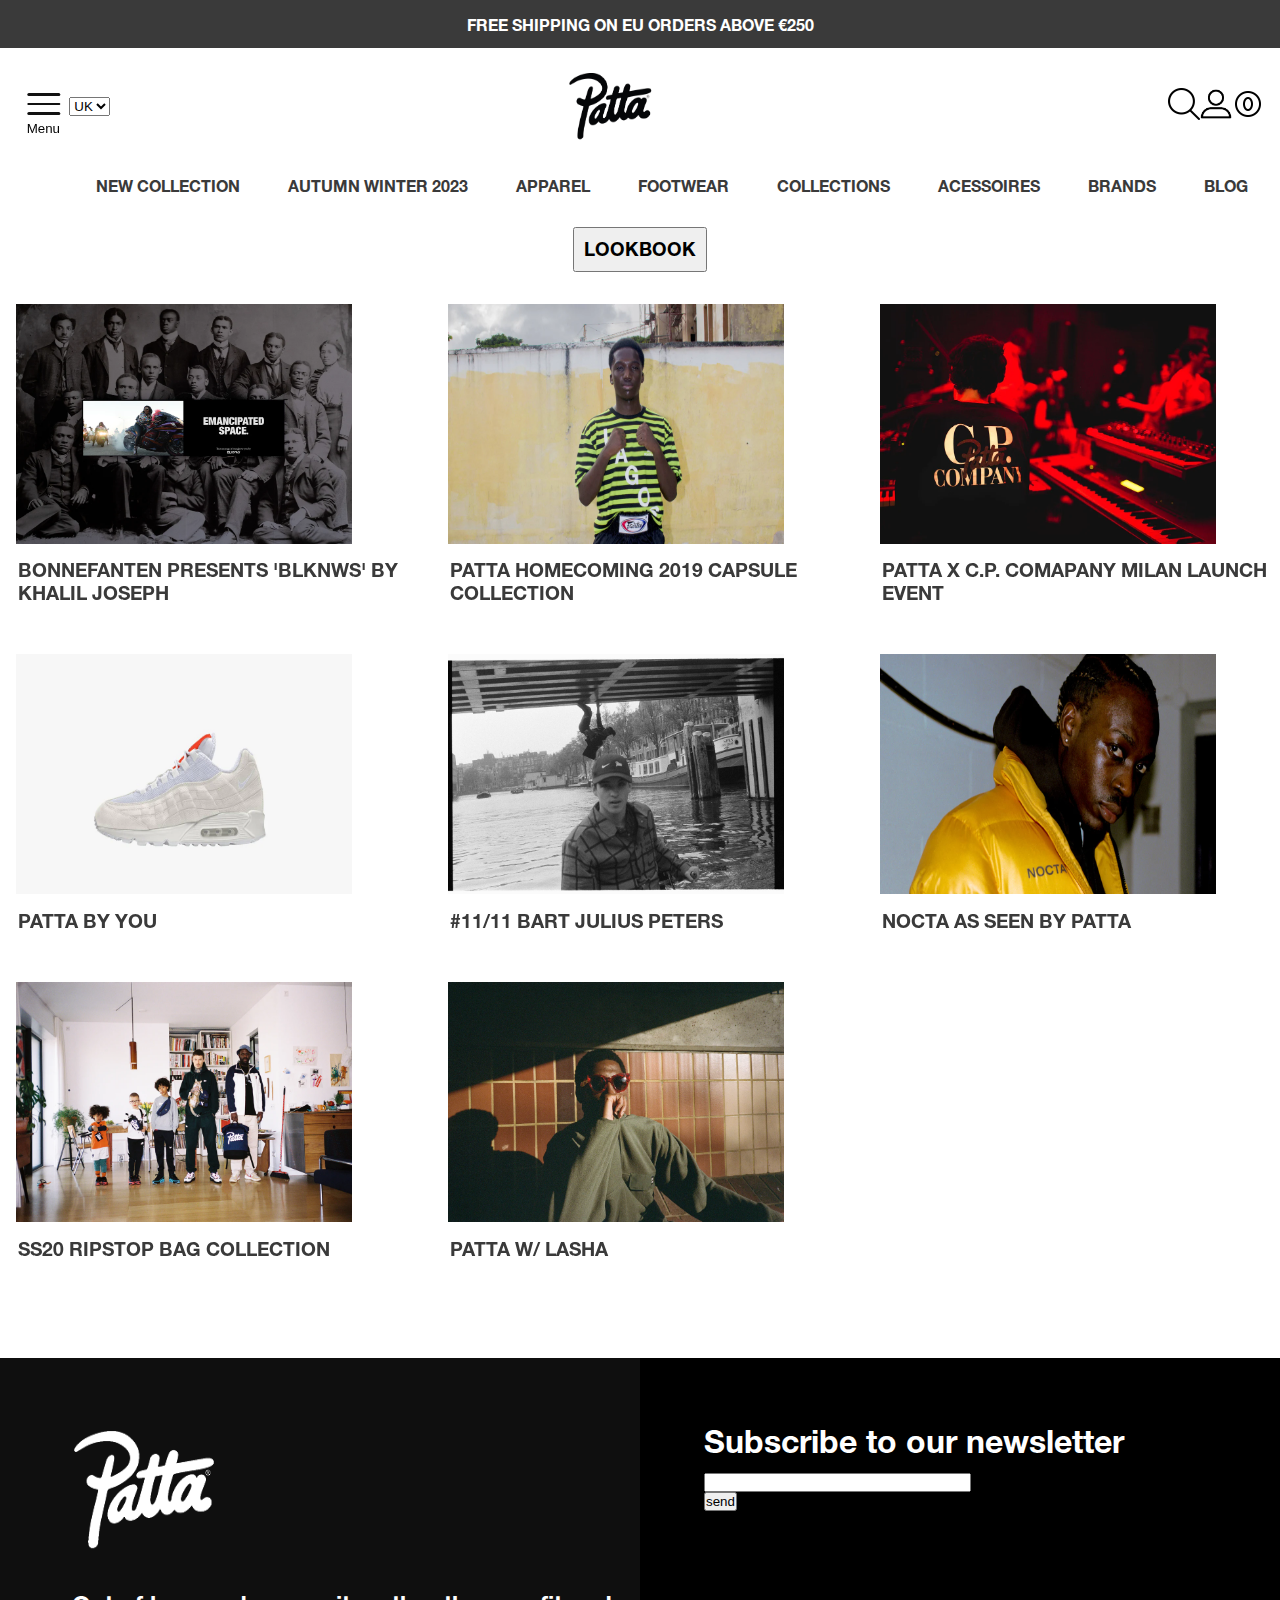
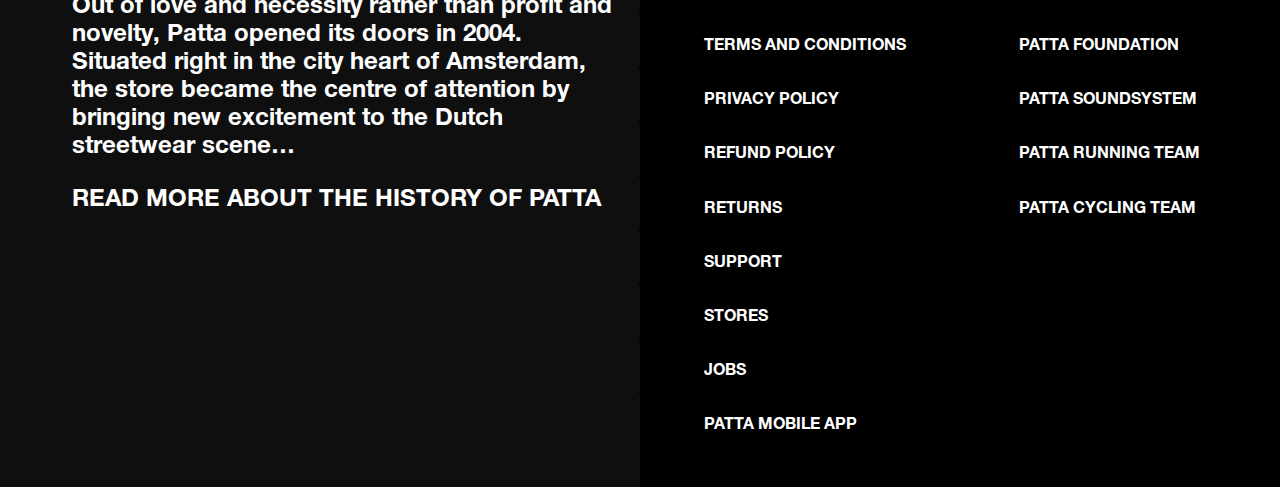
<file: index.html>
<!doctype html>
<html lang="en">

<head>
	<meta charset="UTF-8">
	<meta name="author" content="jouw naam">
	<meta name="viewport" content="width=device-width, initial-scale=1">

	<title>Patta</title>

	<link href="./styles/style.css" rel="stylesheet">
	<link href="./styles/blog.css" rel="stylesheet">
	<link rel="icon" type="image/svg+xml" href="./images/favicon.svg">
</head>

<body>
	<header>
		<section>
			<h1> Patta blog </h1>
			<p>
				Free shipping on eu orders above €250
			</p>
		</section>

		<!-- header iconen -->
		<nav>
			<h2> Header </h2>
			<select name="talen" id="talen">
				<option value="">UK</option>
				<option value="">NL</option>
			</select>
			<a href=""> <img src="./images/pattaLogo.png" alt="Patta logo"> </a>
			<ul>
				<li> <a href=""> <img src="./images/zoekicon.png" alt="Search"> </a> </li>
				<li> <a href=""> <img src="./images/profileicon.png" alt="Profile"> </a> </li>
				<li> <a href=""> <img src="./images/cijfericon.png" alt="shopping cart"> </a> </li>
			</ul>
		</nav>

		<!-- menu burger -->
		<button aria-label="menu">
			<span> </span>
			<span> </span>
			<span> </span>
			Menu
		</button>
		<nav>
			<ul>
				<li> <a href="#"> New arrivals </a> </li>
				<li> <a href="#"> Latest footwear </a> </li>
				<li> <a href="#"> Autumn winter 2023 </a> </li>
				<li> <a href="#"> Apparel </a> </li>
				<li> <a href="#"> Footwear </a> </li>
				<li> <a href="#"> Collections </a> </li>
				<li> <a href="#"> Accessories </a> </li>
				<li> <a href="#"> Brands </a> </li>
				<li> <a href="#"> Lookbooks </a> </li>
				<li> <a href="#"> Blog </a> </li>
				<li> <a href="#"> Raffles </a> </li>
				<li> <a href="#"> Patta mobile app </a> </li>
				<li> <a href="#"> In-store exclusives </a> </li>
			</ul>
		</nav>

		<!-- slider menu -->
		<nav>
			<ul>
				<li> <a href="./shop.html"> New collection </a> </li>
				<li> <a href="#"> Autumn winter 2023 </a> </li>
				<li> <a href="#"> Apparel </a> </li>
				<li> <a href="#"> Footwear </a> </li>
				<li> <a href="#"> Collections </a> </li>
				<li> <a href="#"> Acessoires </a> </li>
				<li> <a href="#"> Brands </a> </li>
				<li> <a href="#"> Blog </a> </li>
			</ul>
		</nav>
	</header>

	<main>
		<section>
			<h3> <button> Lookbook </button> </h3>
			<ul>
				<li> <a href="#"> all </a></li>
				<li> <a href="#"> publicity </a> </li>
				<li> <a href="#"> Lookbooks </a> </li>
				<li> <a href="#"> music </a> </li>
				<li> <a href="#"> art </a> </li>
				<li> <a href="#"> sneakers </a></li>
				<li> <a href="#"> patta soundsystem </a> </li>
			</ul>
		</section>

		<section>
			<ul>
				<li>
					<h4> <a href="#"> Bonnefanten presents 'BLKNWS' by Khalil Joseph </a> </h4>
					<img src="./images/blog1.jpg" alt="emancipated space">

				</li>
				<li>
					<h4> <a href="#"> Patta homecoming 2019 capsule collection </a> </h4>
					<img src="./images/blog2.jpg" alt="lagos">
				</li>
				<li>
					<h4> <a href="#"> Patta x C.P. comapany Milan launch event </a> </h4>
					<img src="./images/blog3.jpg" alt="c.p. company patta">
				</li>
				<li>
					<h4> <a href="#"> Patta by you </a> </h4>
					<img src="./images/blog4.jpg" alt="nike schoen">
				</li>
				<li>
					<h4> <a href="#"> #11/11 Bart Julius Peters </a> </h4>
					<img src="./images/blog5.jpg" alt="foto van bart Julius">
				</li>
				<li>
					<h4> <a href="#"> Nocta as seen by patta </a> </h4>
					<img src="./images/blog6.webp" alt="nocta jacket">
				</li>
				<li>
					<h4> <a href="#"> ss20 ripstop bag collection </a> </h4>
					<img src="./images/blog7.webp" alt="row of people youngest to oldest">
				</li>
				<li>
					<h4> <a href="#"> patta w/ lasha </a> </h4>
					<img src="./images/blog8.webp" alt="lasha">
				</li>
			</ul>
		</section>
	</main>

	<footer>
		<section>
			<h2 aria-label="Orgin"> <img src="./images/witPattaLogo2.png" alt="Patta logo"> </h2>
			<p>Out of love and necessity rather than profit and novelty,
				Patta opened its doors in 2004. Situated right in the city heart of Amsterdam, the store became the
				centre of attention by bringing new excitement to the Dutch streetwear scene…</p>
			<a href="#">
				<p>Read more about the history of patta</p>
			</a>
		</section>
		<form action="./index.html">
			<label for="email">Subscribe to our newsletter</label>
			<input type="email" id="email">
			<button type="submit">send</button>
		</form>
		<nav>
			<ul>
				<li> <a href="#"> Terms and conditions </a> </li>
				<li> <a href="#"> Privacy policy </a> </li>
				<li> <a href="#"> refund policy </a> </li>
				<li> <a href="#"> returns </a> </li>
				<li> <a href="#"> support </a> </li>
				<li> <a href="#"> stores </a> </li>
				<li> <a href="#"> jobs </a> </li>
				<li> <a href="#"> patta mobile app </a> </li>
				<li> <a href="#"> patta foundation </a> </li>
				<li> <a href="#"> patta soundsystem </a> </li>
				<li> <a href="#"> patta running team </a> </li>
				<li> <a href="#"> patta cycling team </a> </li>
			</ul>
		</nav>
	</footer>
	<script src="./scripts/script.js"></script>

</body>

</html>
</file>
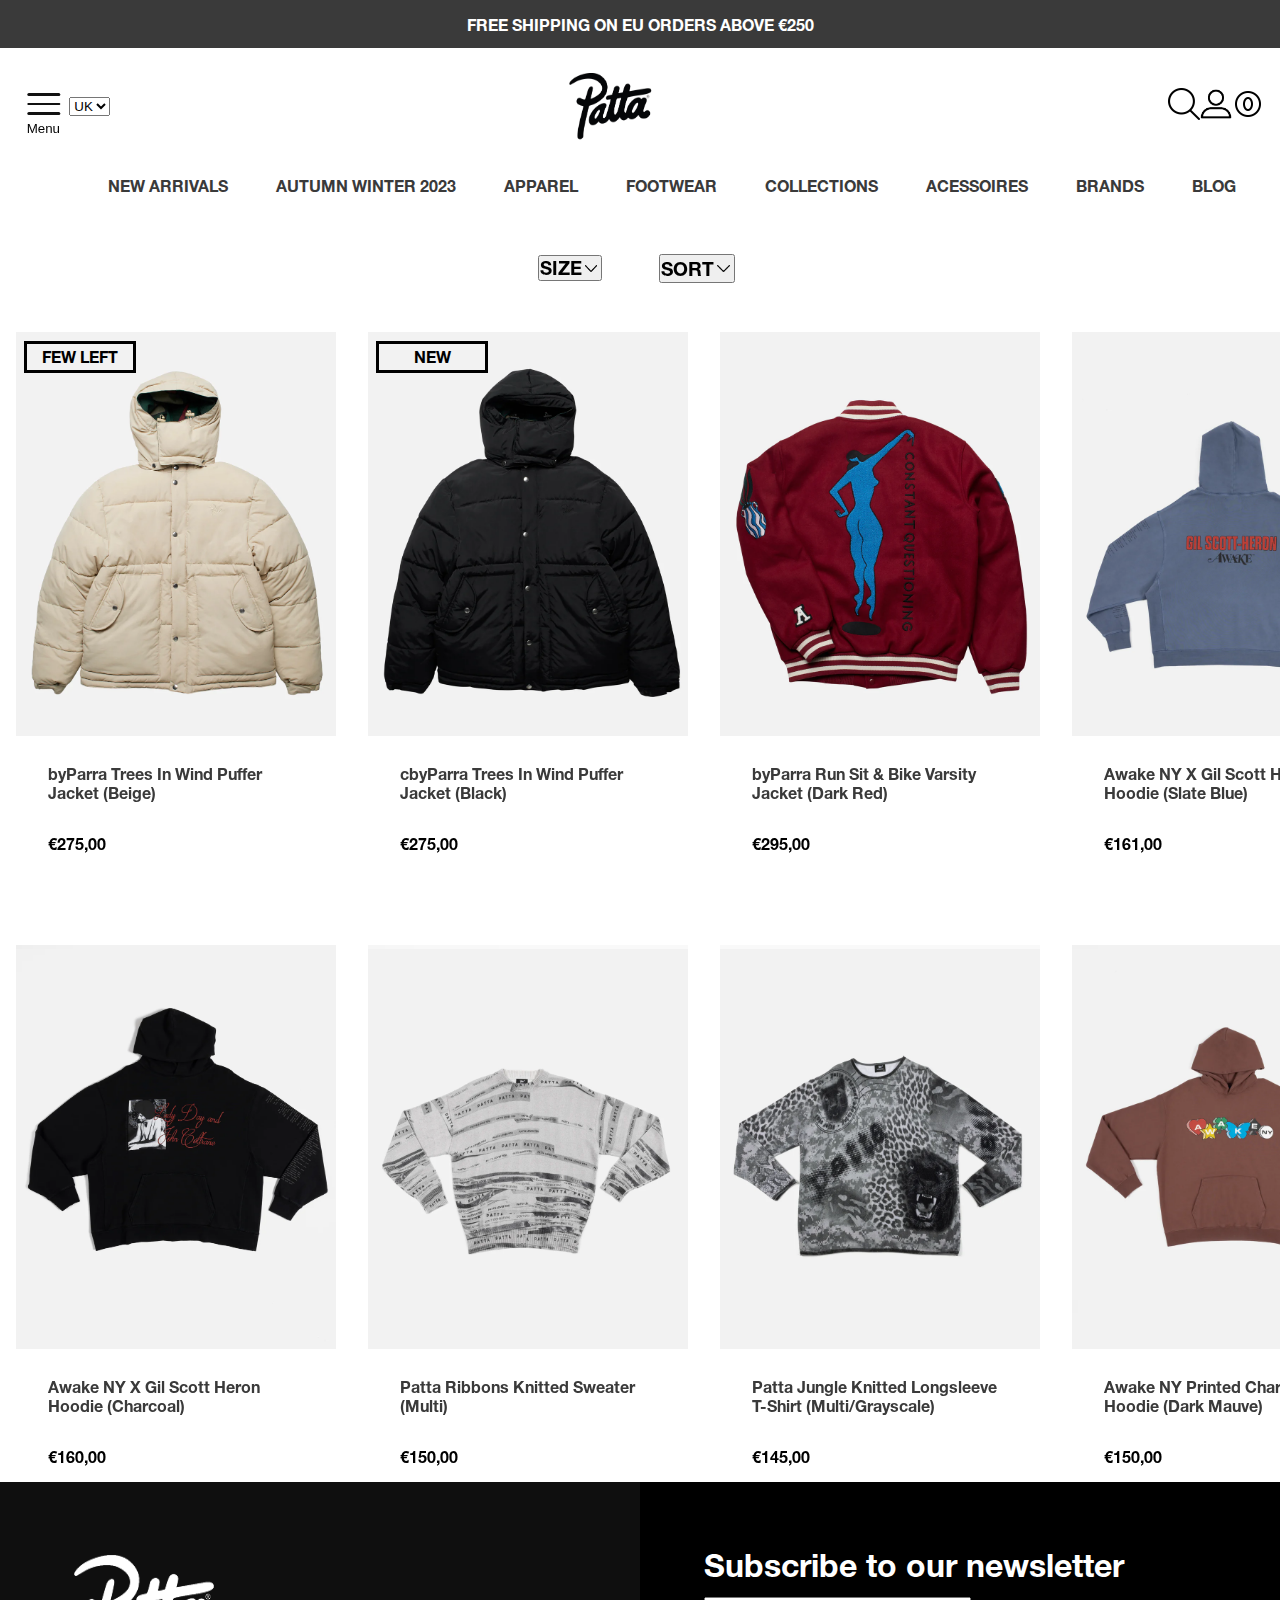
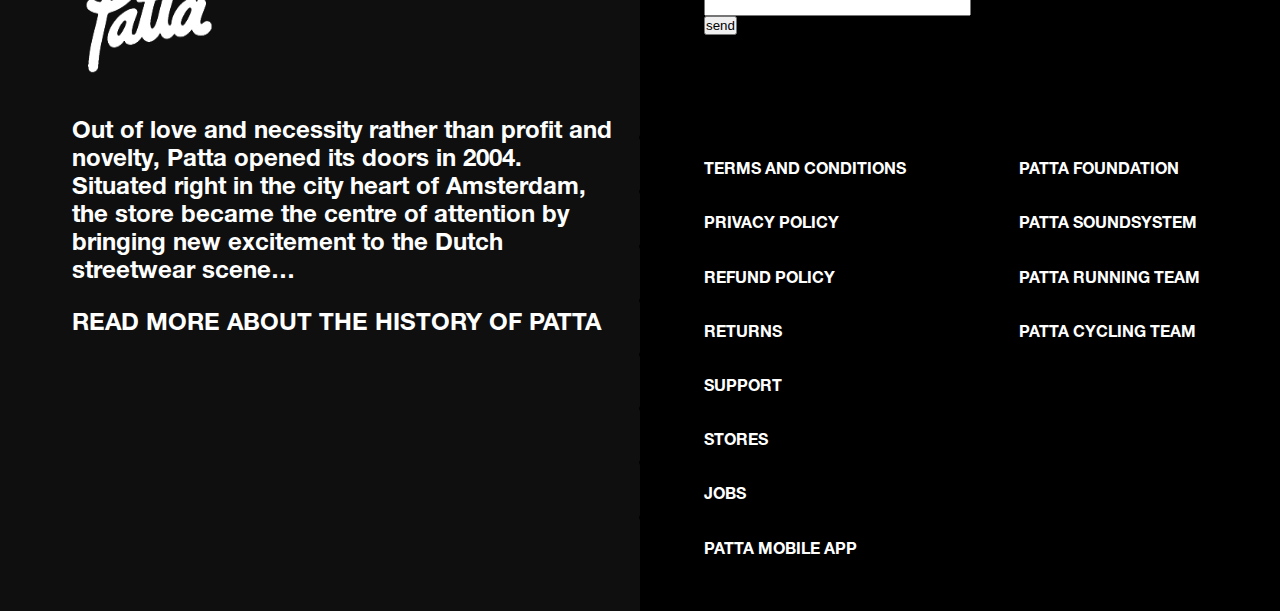
<file: shop.html>
<!doctype html>
<html lang="en">

<head>
	<meta charset="UTF-8">
	<meta name="author" content="jouw naam">
	<meta name="viewport" content="width=device-width, initial-scale=1">

	<title>Shop</title>

	<link href="./styles/style.css" rel="stylesheet">
	<link href="./styles/shop.css" rel="stylesheet">
	<link rel="icon" type="image/svg+xml" href="./images/favicon.svg">
</head>

<body>
	<header>
		<section>
			<h1> Patta New Collection </h1>
			<p>
				Free shipping on eu orders above €250
			</p>
		</section>

		<!-- header iconen -->
		<nav>
			<h2> Header </h2>
			<select name="talen" id="talen">
				<option value="">UK</option>
				<option value="">NL</option>
			</select>
			<a href=""> <img src="./images/pattaLogo.png" alt="Patta logo"> </a>
			<ul>
				<li> <a href=""> <img src="./images/zoekicon.png" alt="Search"> </a> </li>
				<li> <a href=""> <img src="./images/profileicon.png" alt="Profile"> </a> </li>
				<li> <a href=""> <img src="./images/cijfericon.png" alt="shopping cart"> </a> </li>
			</ul>
		</nav>

		<!-- menu burger -->
		<button>
			<span> </span>
			<span> </span>
			<span> </span>
			Menu
		</button>
		<nav>
			<ul>
				<li> <a href="#"> New arrivals </a> </li>
				<li> <a href="#"> Latest footwear </a> </li>
				<li> <a href="#"> Autumn winter 2023 </a> </li>
				<li> <a href="#"> Apparel </a> </li>
				<li> <a href="#"> Footwear </a> </li>
				<li> <a href="#"> Collections </a> </li>
				<li> <a href="#"> Accessories </a> </li>
				<li> <a href="#"> Brands </a> </li>
				<li> <a href="#"> Lookbooks </a> </li>
				<li> <a href="#"> Blog </a> </li>
				<li> <a href="#"> Raffles </a> </li>
				<li> <a href="#"> Patta mobile app </a> </li>
				<li> <a href="#"> In-store exclusives </a> </li>
			</ul>
		</nav>

		<!-- slider menu -->
		<nav>
			<ul>
				<li> <a href="#"> New arrivals </a> </li>
				<li> <a href="#"> Autumn winter 2023 </a> </li>
				<li> <a href="#"> Apparel </a> </li>
				<li> <a href="#"> Footwear </a> </li>
				<li> <a href="#"> Collections </a> </li>
				<li> <a href="#"> Acessoires </a> </li>
				<li> <a href="#"> Brands </a> </li>
				<li> <a href="./index.html"> Blog </a> </li>
			</ul>
		</nav>
	</header>

	<!-- filter -->
	<main>
		<section>
			<h2> Tops </h2>
			<h3> <button> Size <img src="./images/arrowicon.png" alt=""> </button> </h3>
			<h4> <button> Sort <img src="./images/arrowicon.png" alt=""> </button> </h4>
			<h5> <button> Filter </button> </h5>
		</section>

		<!-- kleding -->
		<section>
			<ul>
				<li>
					<h2> <a href=""> byParra Trees In Wind Puffer Jacket (Beige) </a> </h2>
					<p>€275,00</p>
					<p>Few left</p>
					<button> Quick shop </button>
					<img src="./images/top1.webp" alt="byParra Trees In Wind Puffer Jacket Beige closed">
					<img src="./images/top1open.webp" alt="byParra Trees In Wind Puffer Jacket Beige open">
				</li>
				<li>
					<h2> <a href="">cbyParra Trees In Wind Puffer Jacket (Black) </a> </h2>
					<p>€275,00</p>
					<p>New</p>
					<button> Quick shop </button>
					<img src="./images/top2open.webp" alt="byParra Trees In Wind Puffer Jacket Black closed">
					<img src="./images/top2.webp" alt="byParra Trees In Wind Puffer Jacket Black open">
				</li>
				<li>
					<h2> <a href=""> byParra Run Sit & Bike Varsity Jacket (Dark Red) </a> </h2>
					<p>€295,00</p>
					<button> Quick shop </button>
					<img src="./images/top3open.webp" alt=" back of byParra Run Sit & Bike Varsity Jacket Dark Red ">
					<img src="./images/top3.webp" alt="front of byParra Run Sit & Bike Varsity Jacket Dark Red ">
				</li>
				<li>
					<h2> <a href=""> Awake NY X Gil Scott Heron Hoodie (Slate Blue) </a></h2>
					<p>€161,00</p>
					<button> Quick shop </button>
					<img src="./images/top4open.webp" alt="back of Awake NY X Gil Scott Heron Hoodie Slate Blue ">
					<img src="./images/top4.webp" alt="front of Awake NY X Gil Scott Heron Hoodie Slate Blue ">
				</li>
				<li>
					<h2> <a href=""> Awake NY X Gil Scott Heron Hoodie (Charcoal) </a> </h2>
					<p>€160,00</p>
					<button> Quick shop </button>
					<img src="./images/top5.webp" alt="front of Awake NY X Gil Scott Heron Hoodie Charcoal">
					<img src="./images/top5open.webp" alt="back of Awake NY X Gil Scott Heron Hoodie Charcoal">
				</li>
				<li>
					<h2> <a href=""> Patta Ribbons Knitted Sweater (Multi) </a> </h2>
					<p>€150,00</p>
					<button> Quick shop </button>
					<img src="./images/top6.webp" alt="Patta Ribbons Knitted Sweater Multi">
					<img src="./images/top6open.webp" alt="model wearing Patta Ribbons Knitted Sweater Multi">
				</li>
				<li>
					<h2> <a href=""> Patta Jungle Knitted Longsleeve T-Shirt (Multi/Grayscale) </a> </h2>
					<p>€145,00</p>
					<button> Quick shop </button>
					<img src="./images/top7.webp" alt="Patta Jungle Knitted Longsleeve T-Shirt Multi/Grayscale">
					<img src="./images/top7open.webp"
						alt="model wearing Patta Jungle Knitted Longsleeve T-Shirt Multi/Grayscale">
				</li>
				<li>
					<h2> <a href=""> Awake NY Printed Charm Logo Hoodie (Dark Mauve) </a> </h2>
					<p>€150,00</p>
					<button> Quick shop </button>
					<img src="./images/top8open.jpg" alt="Awake NY Printed Charm Logo Hoodie Dark Mauve">
					<img src="./images/top8.webp" alt="close up of Awake NY Printed Charm Logo Hoodie Dark Mauve">
				</li>
			</ul>
		</section>
	</main>

	<footer>
		<section>
			<h2 aria-label="Orgin"> <img src="./images/witPattaLogo2.png" alt="Patta logo"> </h2>
			<p>Out of love and necessity rather than profit and novelty,
				Patta opened its doors in 2004. Situated right in the city heart of Amsterdam, the store became the
				centre of attention by bringing new excitement to the Dutch streetwear scene…</p>
			<a href="#">
				<p>Read more about the history of patta</p>
			</a>
		</section>
		<form action="./index.html">
			<label for="email">Subscribe to our newsletter</label>
			<input type="email" id="email">
			<button type="submit">send</button>
		</form>
		<nav>
			<ul>
				<li> <a href="#"> Terms and conditions </a> </li>
				<li> <a href="#"> Privacy policy </a> </li>
				<li> <a href="#"> refund policy </a> </li>
				<li> <a href="#"> returns </a> </li>
				<li> <a href="#"> support </a> </li>
				<li> <a href="#"> stores </a> </li>
				<li> <a href="#"> jobs </a> </li>
				<li> <a href="#"> patta mobile app </a> </li>
				<li> <a href="#"> patta foundation </a> </li>
				<li> <a href="#"> patta soundsystem </a> </li>
				<li> <a href="#"> patta running team </a> </li>
				<li> <a href="#"> patta cycling team </a> </li>
			</ul>
		</nav>
	</footer>

	<script src="./scripts/script.js"></script>

</body>
</file>
<file: styles/style.css>
@font-face {
	font-family: fontBold;
	src: url("../Fonts/Helvetica_Neue_Bold.woff2") format('woff2');

}



/**************/
/* CSS REMEDY */
/**************/
*,
*::after,
*::before {
	box-sizing: border-box;
	margin: 0;
	padding: 0;
}




/*********************/
/* CUSTOM PROPERTIES */
/*********************/
:root {

	--bg-dark:black;

	
	/* startje */
	--color-text: #111;
	--color-background: white;
	--color-wittekst: white;
	--color-donkerGrijs: #3A3A3A;
	--color-headerTekst: grey;
	--color-footer: var(--bg-dark);
	--color-border: var(--bg-dark);
	--color-hover: blue;
	--color-focus: #FFFACD;
	--color-active: red;
	--color-focusFooter: #2e8540;
	--color-pBack: #0F0F0F;
	--color-buttonHover: #A9A9A9;
	--color-focusButton: #C0C0C0;
	--color-lookOpen: #DCDCDC;

}


/****************/
/* JOUW STYLING */
/****************/


a {
	color: var(--color-donkerGrijs);
	text-decoration: none;
	cursor: pointer;
}

a:hover {
	color: var(--color-hover);

}

main a:focus,
header a:focus {
	background-color: var(--color-focus);
}

a:active {
	color: var(--color-active);
}

footer a:focus {
	background-color: var(--color-focusFooter);
}

footer a:active {
	color: var(--color-active);
}

footer a:hover,
footer a p:hover {
	color: var(--color-hover);
}

button {
	cursor: pointer;
}

/* https://www.w3schools.com/cssref/pr_class_cursor.php */


main button:focus,
footer button:focus {
	background-color: var(--color-focusButton);
}

main button:active,
footer button:focus {
	background-color: var(--color-active);
}


/* bovenste lijn */
header p:nth-child(2) {
	background-color: var(--color-donkerGrijs);
	height: 3em;
	color: var(--color-wittekst);
	display: flex;
	justify-content: center;
	font-size: 100%;
	text-transform: uppercase;
	align-items: center;
	text-align: center;
	font-family: fontBold;
}

header section:first-of-type h1 {
	position: relative;
	left: -99999em;
	position: fixed;
}

/* hamburgermenu */
header nav:nth-of-type(2)>a {
	z-index: 9999;
}

header>button {
	z-index: 999;
	margin: 1em;
	position: relative;
	background: none;
	border: none;
	position: fixed;
	padding: 1em;
	top: 5em;
}

span {
	display: flex;
	width: 2.5em;
	height: .2em;
	margin-bottom: .5em;
	background: var(--color-text);
	border-radius: 3px;
	transform: scaleX(-1);
	transition: .2s;
}

header button:hover span:nth-of-type(1) {
	width: 120%;
}

header button:hover span:nth-of-type(2) {
	width: 120%;
}

header button:hover span:nth-of-type(3) {
	width: 120%;
}

/* https://codepen.io/shooft/live/NWePYRO */

header nav:nth-of-type(2) {
	position: fixed;
	transform: translateX(-100%);
	transition: .5s;
	background-color: var(--color-background);
	top: 0;
	bottom: 0;
	padding-top: 5em;
	z-index: 3;
	overflow-y: auto;

}

header nav:nth-of-type(2) li {
	font-family: fontBold;
	text-transform: uppercase;
	font-weight: 800;
	top: 4em;
	margin: 1.5em;
	font-size: 1.2em;
	list-style-type: none;
}

header nav:nth-of-type(2) ul {
	margin: 3em;
}

header nav:nth-of-type(2).open {
	transform: translateX(0%);
}

/* iconen */
header nav:nth-child(2) h2 {
	position: relative;
	left: -9999em;
	position: fixed;
}

select {
	position: relative;
	left: 4em;
	z-index: 700;
}

header nav:nth-child(2) img:nth-child(1) {
	width: 6em;
	height: 5em;
	z-index: 999;
}

header nav:nth-child(2) li:nth-of-type(1) img {
	width: 2em;
	height: 2em;
	z-index: 999;
}

header nav:nth-child(2) li:nth-of-type(2) img {
	width: 2em;
	height: 2em;
	z-index: 999;
}

header nav:nth-child(2) li:nth-of-type(3) img {
	width: 2em;
	height: 2em;
	z-index: 999;
}

header nav:nth-child(2) {
	position: fixed;
	left: 0;
	right: 0;
	top: 3em;
	display: flex;
	gap: .5em;
	align-items: center;
	padding: 1em;

}

header nav:nth-child(2)>a {
	margin: auto;

}

header nav:nth-child(2) ul {
	display: flex;
	margin: 0;
	padding: 0;
	list-style: none;
}

/* https://codepen.io/shooft/pen/oNJQoRv */


/* slider nav */
/* https://dlo.mijnhva.nl/content/enforced/536487-FDMCI-2000FED121-DMCI-CMD-2324/FED%2023-24%20-%20Blok%201%20-%20Oefening%20flexbox.pdf */
header nav:nth-of-type(3) ul {
	display: flex;
	gap: 3em;
	overflow-x: auto;
	margin-left: 2em;
	margin-top: 8em;
	margin-bottom: 2em;
}

header nav:nth-of-type(3) li {
	display: flex;
	flex-shrink: 0;
	font-size: 100%;
	font-weight: 800;
	font-family: fontBold;
	text-transform: uppercase;

}

footer {
	background-color: var(--color-footer);

}

footer section h2 {
	color: var(--color-wittekst);
	font-family: fontBold;
	margin: 0;
}

footer section p {
	color: var(--color-wittekst);
	left: 0;
	padding: .7em 1em 1em 3em;
	font-family: fontBold;
	position: static;
	font-size: 150%;
	margin-top: -2em;
}

footer a {
	position: relative;
	top: 2em;
	text-transform: uppercase;

}

footer h2 img {
	display: flex;
	margin: 3em;
	width: 6em;
	height: 5em;
}

footer nav {
	padding: 1em;

}

footer section {
	grid-row-start: 1;
	grid-row-end: 3;
	background-color: var(--color-pBack);
}

/* https://dlo.mijnhva.nl/content/enforced/536487-FDMCI-2000FED121-DMCI-CMD-2324/FED%2023-24%20-%20Blok%201%20-%20Oefening%20grid.pdf */


footer li {
	text-transform: uppercase;
	font-family: fontBold;
	padding: .7em .2em 1.5em 3em;
}

footer a {
	color: var(--color-wittekst);
}

label {
	color: var(--color-wittekst);
	font-family: fontBold;
	font-size: 2em;
}

footer form {
	padding: 2em;
	margin: 2em;
}

footer input {
	width: 20em;
	margin-top: 1em;
	display: flex;
	flex-direction: column;

}

footer button {
	display: flex;
	flex-wrap: nowrap;
}

/* https://codepen.io/shooft/pen/qBLxdym?editors=1100 */


@media ((width > 48em)) {

	header nav:nth-of-type(3) li {
		margin-left: 2em;
	}


	header nav:nth-of-type(3) ul {
		gap: 1em;
		justify-content: center;
	}

	footer {
		display: grid;
		grid-template-columns: 50% 50%;
	}

	footer nav ul {
		margin: 0;
		height: 30em;
		display: flex;
		flex-direction: column;
		flex-wrap: wrap;
	}

}

@media ((width < 25em)) {


	footer section p {
		left: -9999em;
		position: absolute;
	}

	footer section {
		background-color: var(--color-footer);
		top: 3em;
		position: relative;
	}

	header nav:nth-child(2) img:nth-child(1) {
		width: 5em;
		height: 4em;
	}

}
</file>
<file: styles/blog.css>
main section:nth-of-type(1) h3 button {
	position: relative;
	font-family: fontBold;
	font-size: 1em;
	text-transform: uppercase;
	display: flex;
	justify-content: center;
	padding: 0.5em;

}


main section:nth-of-type(1) {
	display: flex;
	justify-content: center;
	margin: 1em;
	position: relative;
}

main section:nth-of-type(1) ul {
	list-style: none;
	grid-template-columns: 1fr 1fr;
	display: grid;
	position: absolute;
	background: var(--color-background);
	top: 100%;
	font-family: fontBold;
	border-color: var(--color-border);
	border-style: solid;
	transform: translateX(-300%);

}


main section:nth-of-type(1) ul li {
	width: 15em;

}

main section:nth-of-type(1) ul li a {
	padding: 0.3em 1em;
	display: block;
	font-family: fontBold;
	text-transform: uppercase;
}

main section:nth-of-type(1) ul.show {
	transform: translateX(0);
}

/* https://codepen.io/KaoriYes/pen/abPQVrx */



main section:nth-child(2) li {
	list-style-type: none;
	display: flex;
	flex-direction: column;

}

main section:nth-child(2) li img {
	width: 21em;
	height: 15em;
	display: flex;
	order: -1;
	margin: 1em;

}

main section:nth-child(2) li h4 {
	font-weight: 900;
	font-size: 1.2em;
	font-family: fontBold;
	text-transform: uppercase;
	margin: 2%;
	color: var(--color-donkerGrijs);
	display: flex;
	order: 1;
	position: relative;
	left: .5em;
	bottom: .5em;
}


main section:nth-child(2) ul {
	display: grid;
	grid-template-columns: repeat(auto-fit, minmax(20em, 1fr));
	column-gap: 1em;
	grid-gap: 1em;
	margin-bottom: 5em;
}

/* https://dlo.mijnhva.nl/content/enforced/536487-FDMCI-2000FED121-DMCI-CMD-2324/FED%2023-24%20-%20Blok%201%20-%20Oefening%20grid.pdf */


@media ((width < 48em)) {
	main section:nth-child(2) li img {
		display: flex;
		justify-content: center;
	}



	main section:nth-child(2) h4 img {
		display: none;
	}


	main section:nth-of-type(1) h3 button {
		position: fixed;
		left: 12em;
		top: 32em;

	}

}
</file>
<file: styles/shop.css>
h1 {
    position: relative;
    left: -9000em;
}

main section:first-of-type h2 {
    position: relative;
    left: -9000em;
}

main section:first-of-type h3 button {
    display: flex;
    justify-content: center;
    font-family: fontBold;
    text-transform: uppercase;
    font-size: 1em;
    position: relative;
    top: 1.5em;
    right: 3em;
}

main section:first-of-type h3 img {
    width: 1em;
    height: 1em;
    position: relative;
    z-index: 100;
    top: .1em;
}

main section:first-of-type h4 img {
    width: 1em;
    height: 1em;
    position: relative;
    z-index: 100;
}

main section:first-of-type h4 button {
    display: flex;
    justify-content: center;
    font-family: fontBold;
    text-transform: uppercase;
    font-size: 1.2em;
    height: 1.5em;
    align-items: center;
    position: relative;
    top: 1.4em;

}

h5 button {
    display: none;
}

main section:first-of-type {
    display: flex;
    flex-direction: row;
    justify-content: center;


}

main section:nth-of-type(2) img {
    height: 15em;
    width: 12em;
    display: flex;
}

main section:nth-of-type(2) li:first-of-type img:first-of-type {
    position: absolute;
    top: 0;
    order: 1;
    top: 4em;
}

main section:nth-of-type(2) li:first-of-type:hover img:nth-of-type(1) {
    z-index: -1;

}

main section:nth-of-type(2) li:nth-of-type(2) img:nth-of-type(2) {
    position: absolute;
    top: 0;
    order: 1;
    top: 4em;
}

main section:nth-of-type(2) li:nth-of-type(2):hover img:nth-of-type(2) {
    z-index: -1;
}


main section:nth-of-type(2) li:nth-child(3) img:nth-child(4) {
    position: absolute;
    top: 0;
    order: 1;
    top: 4em;
}

main section:nth-of-type(2) li:nth-child(3):hover img:nth-child(4) {
    z-index: -1;
}

main section:nth-of-type(2) li:nth-child(4) img:nth-child(4) {
    position: absolute;
    top: 0;
    order: 1;
    top: 4em;
}

main section:nth-of-type(2) li:nth-child(4):hover img:nth-child(4) {
    z-index: -1;
}

main section:nth-of-type(2) li:nth-child(5) img:nth-child(4) {
    position: absolute;
    top: 0;
    order: 1;
    top: 4em;
}

main section:nth-of-type(2) li:nth-child(5):hover img:nth-child(4) {
    z-index: -1;
}

main section:nth-of-type(2) li:nth-child(6) img:nth-child(4) {
    position: absolute;
    top: 0;
    order: 1;
    top: 4em;
}

main section:nth-of-type(2) li:nth-child(6):hover img:nth-child(4) {
    z-index: -1;
}

main section:nth-of-type(2) li:nth-child(7) img:nth-child(4) {
    position: absolute;
    top: 0;
    order: 1;
    top: 4em;
}

main section:nth-of-type(2) li:nth-child(7):hover img:nth-child(4) {
    z-index: -1;
}

main section:nth-of-type(2) li:last-of-type img:last-of-type {
    position: absolute;
    top: 0;
    order: 1;
    top: 4em;
}

main section:nth-of-type(2) li:last-of-type:hover img:last-of-type {
    z-index: -1;
}

section:nth-of-type(2) ul {
    display: grid;
    grid-template-columns: 1fr 1fr 1fr 1fr;
    align-items: center;
}

/* https://dlo.mijnhva.nl/content/enforced/536487-FDMCI-2000FED121-DMCI-CMD-2324/FED%2023-24%20-%20Blok%201%20-%20Oefening%20grid.pdf */

section:nth-of-type(2) li {
    display: flex;
    flex-direction: column;
    margin: 1em;
    position: relative;

}

section:nth-of-type(2) h2 {
    font-family: fontBold;
    font-weight: 400;
    font-size: 1em;
    display: flex;
    order: 2;
    margin: 2em;
    cursor: pointer;
}


main section:nth-of-type(2) p:nth-of-type(1) {
    font-family: fontBold;
    font-weight: 900;
    font-size: 100%;
    display: flex;
    order: 3;
    justify-content: start;
    position: relative;
    left: 2em;
}


main section:nth-of-type(2) p:nth-of-type(2) {
    font-size: 1em;
    font-family: fontBold;
    z-index: 1;
    position: absolute;
    top: 4.3em;
    left: .5em;
    text-transform: uppercase;
    border-style: solid;
    width: 7em;
    height: 2em;
    display: flex;
    justify-content: center;
    align-items: center;
}


main section:nth-of-type(2) li button {
    margin: 1em;
    padding: .5em;
    width: 22em;
    transform: translateY(31em);
    background-color: var(--color-text);
    color: var(--color-wittekst);
    font-family: fontBold;
    text-transform: uppercase;
}

@media (width > 48em) {
    main section:nth-of-type(2) img {
        width: 20em;
        height: 25em;
    }
}

@media (width < 48em) {
    section:nth-of-type(2) ul {
        grid-template-columns: repeat(auto-fit, minmax(15em, 1fr));
        margin: 1em;

    }

    h3 {
        display: none;

    }

    h4 {
        display: none;

    }

    h5 button {
        display: inline-block;
        background-color: var(--color-background);
        border-color: black;
        position: fixed;
        font-size: 1.5em;
        display: flex;
        justify-content: center;
        width: 5em;
        height: 2em;
        top: 28em;
        left: 12em;
        z-index: 3;
        align-items: center;
        font-family: fontBold;
        text-transform: uppercase;

    }

    main section:nth-of-type(2) li:nth-of-type(1) img:nth-of-type(2),
    main section:nth-of-type(2) li:nth-of-type(2) img:nth-of-type(1),
    main section:nth-of-type(2) li:nth-of-type(3) img:nth-of-type(2),
    main section:nth-of-type(2) li:nth-of-type(4) img:nth-of-type(2),
    main section:nth-of-type(2) li:nth-of-type(5) img:nth-of-type(2) {
        display: flex;
        margin-top: 3em;

    }

    main section:nth-of-type(2) li:nth-of-type(6) img:nth-of-type(2),
    main section:nth-of-type(2) li:nth-of-type(7) img:nth-of-type(2),
    main section:nth-of-type(2) li:nth-of-type(8) img:nth-of-type(1) {
        display: flex;
        margin-top: 4em;
    }

    main section li button {
        display: none;
    }
}
</file>
